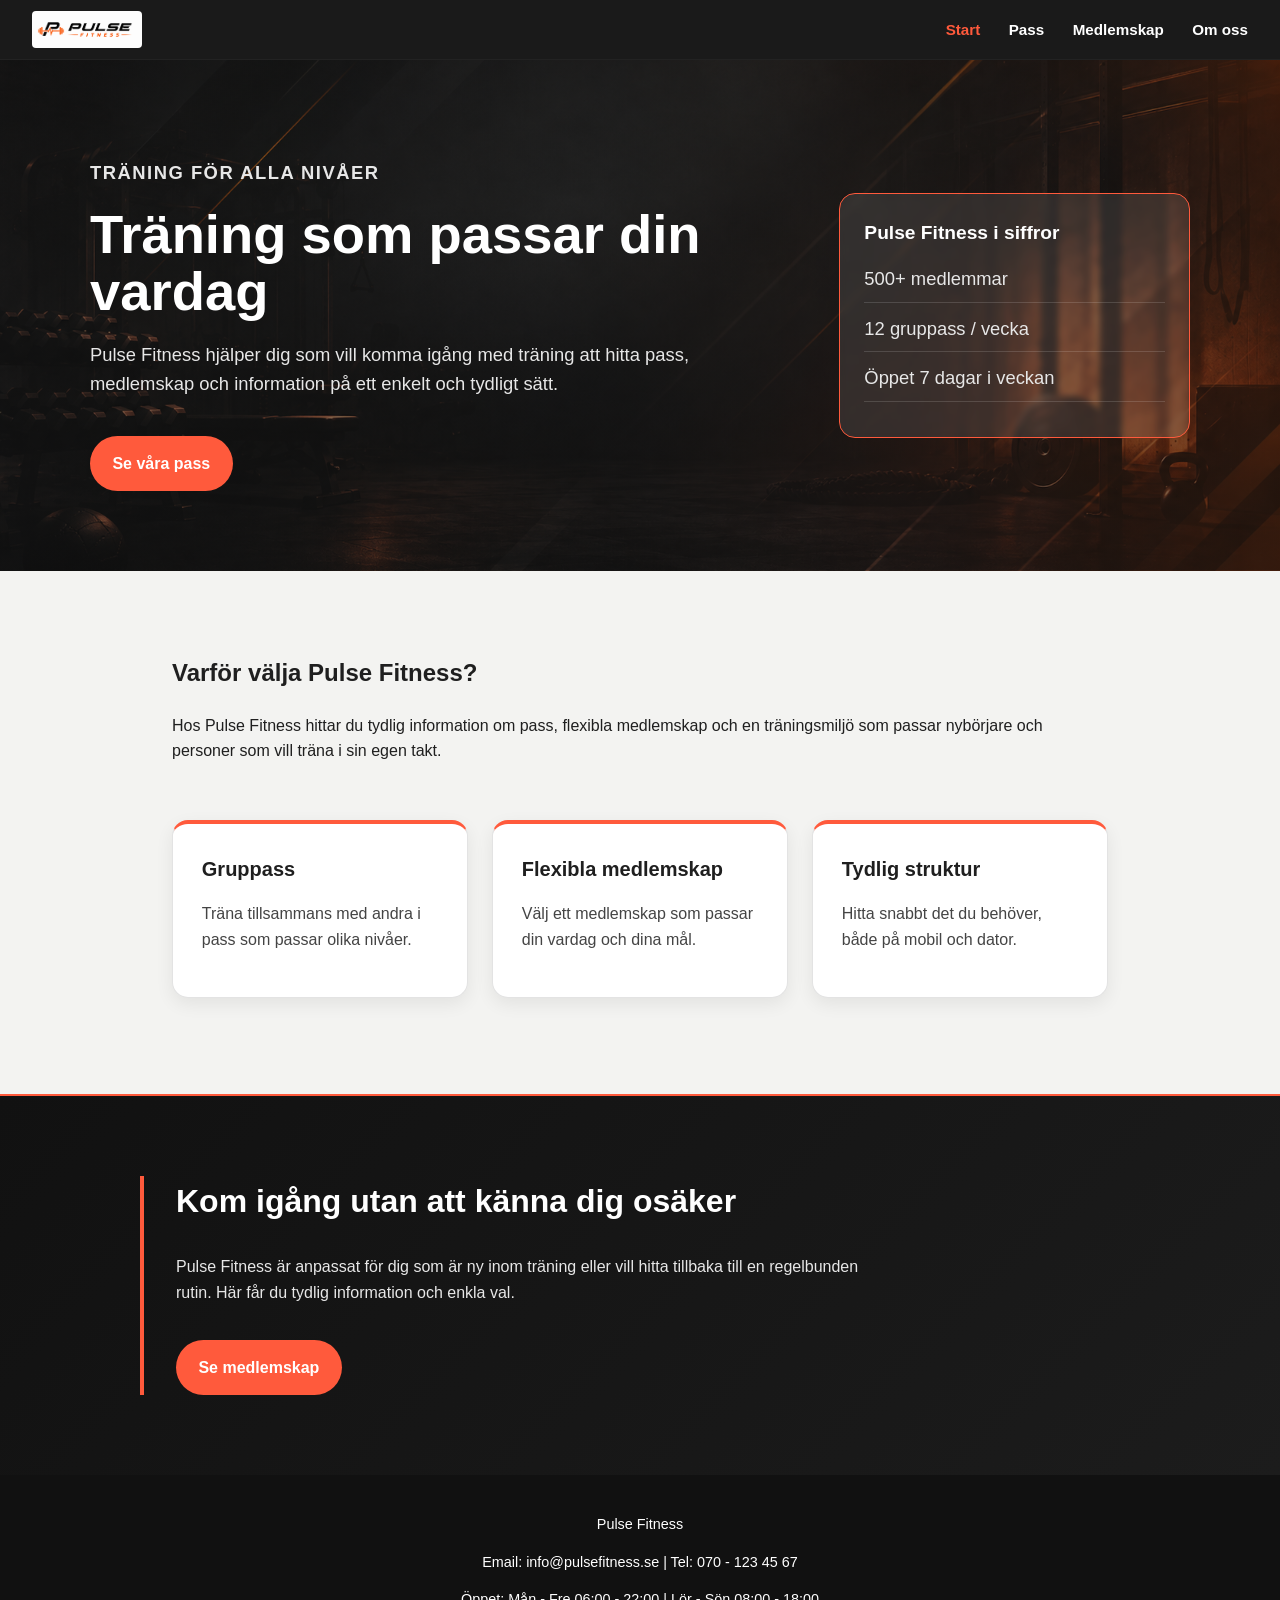
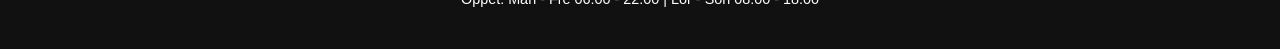
<file: index.html>
<!DOCTYPE html>
<html lang="sv">

<head>
    <meta charset="UTF-8">
    <meta name="viewport" content="width=device-width, initial-scale=1.0">
    <title>Pulse Fitness | Start</title>
    <link rel="stylesheet" href="css/style.css">
</head>

<body id="top">

    <!-- Header med logotyp och navigation -->
    <header>
        <div class="logo">
            <a href="index.html">
                <img src="img/pulse-fitness-logo.png" alt="Pulse Fitness logga">
            </a>
        </div>

        <input type="checkbox" id="menu-toggle">
        <label for="menu-toggle" class="menu-button">☰ Meny</label>

        <nav>
            <a href="index.html" class="active">Start</a>
            <a href="classes.html">Pass</a>
            <a href="membership.html">Medlemskap</a>
            <a href="about.html">Om oss</a>
        </nav>
    </header>

    <main>
        <!-- Hero sektion med huvudbudskap och call-to-action -->
        <section class="hero">
            <div class="hero-content">
                <div class="hero-text">
                    <p class="tagline">Träning för alla nivåer</p>
                    <h1>Träning som passar din vardag</h1>
                    <p>
                        Pulse Fitness hjälper dig som vill komma igång med träning att hitta
                        pass, medlemskap och information på ett enkelt och tydligt sätt.
                    </p>
                    <a class="button" href="classes.html">Se våra pass</a>
                </div>

                <div class="hero-info">
                    <h2>Pulse Fitness i siffror</h2>
                    <p>500+ medlemmar</p>
                    <p>12 gruppass / vecka</p>
                    <p>Öppet 7 dagar i veckan</p>
                </div>
            </div>
        </section>
        
        <!-- Kort introduktion till webbplatsens syfte -->
        <section class="intro">
            <h2>Varför välja Pulse Fitness?</h2>
            <p>
                Hos Pulse Fitness hittar du tydlig information om pass, flexibla medlemskap
                och en träningsmiljö som passar nybörjare och personer som vill träna i sin egen takt.
            </p>
        </section>

        <!-- Informationskort med gymmets viktigaste fördelar -->
        <div class="feature-section">
            <article class="feature-box">
                <h2>Gruppass</h2>
                <p>Träna tillsammans med andra i pass som passar olika nivåer.</p>
            </article>

            <article class="feature-box">
                <h2>Flexibla medlemskap</h2>
                <p>Välj ett medlemskap som passar din vardag och dina mål.</p>
            </article>

            <article class="feature-box">
                <h2>Tydlig struktur</h2>
                <p>Hitta snabbt det du behöver, både på mobil och dator.</p>
            </article>
        </div>

        <!-- Mörk informationssektion riktad till nybörjare -->
        <section class="dark-section">
            <div class="dark-content">
                <h2>Kom igång utan att känna dig osäker</h2>
                <p>
                    Pulse Fitness är anpassat för dig som är ny inom träning
                    eller vill hitta tillbaka till en regelbunden rutin.
                    Här får du tydlig information och enkla val.
                </p>
                <a class="button" href="membership.html">Se medlemskap</a>
            </div>
        </section>
    </main>

    <!-- Footer med kontaktinformation och öppettider -->
    <footer>
        <p>Pulse Fitness</p>
        <p>Email: info@pulsefitness.se | Tel: 070 - 123 45 67</p>
        <p>Öppet: Mån - Fre 06:00 - 22:00 | Lör - Sön 08:00 - 18:00</p>
    </footer>

    <!-- Knapp för att ta sig till toppen på mobil -->
    <a href="#top" class="scroll-top">↑</a>

</body>

</html>
</file>
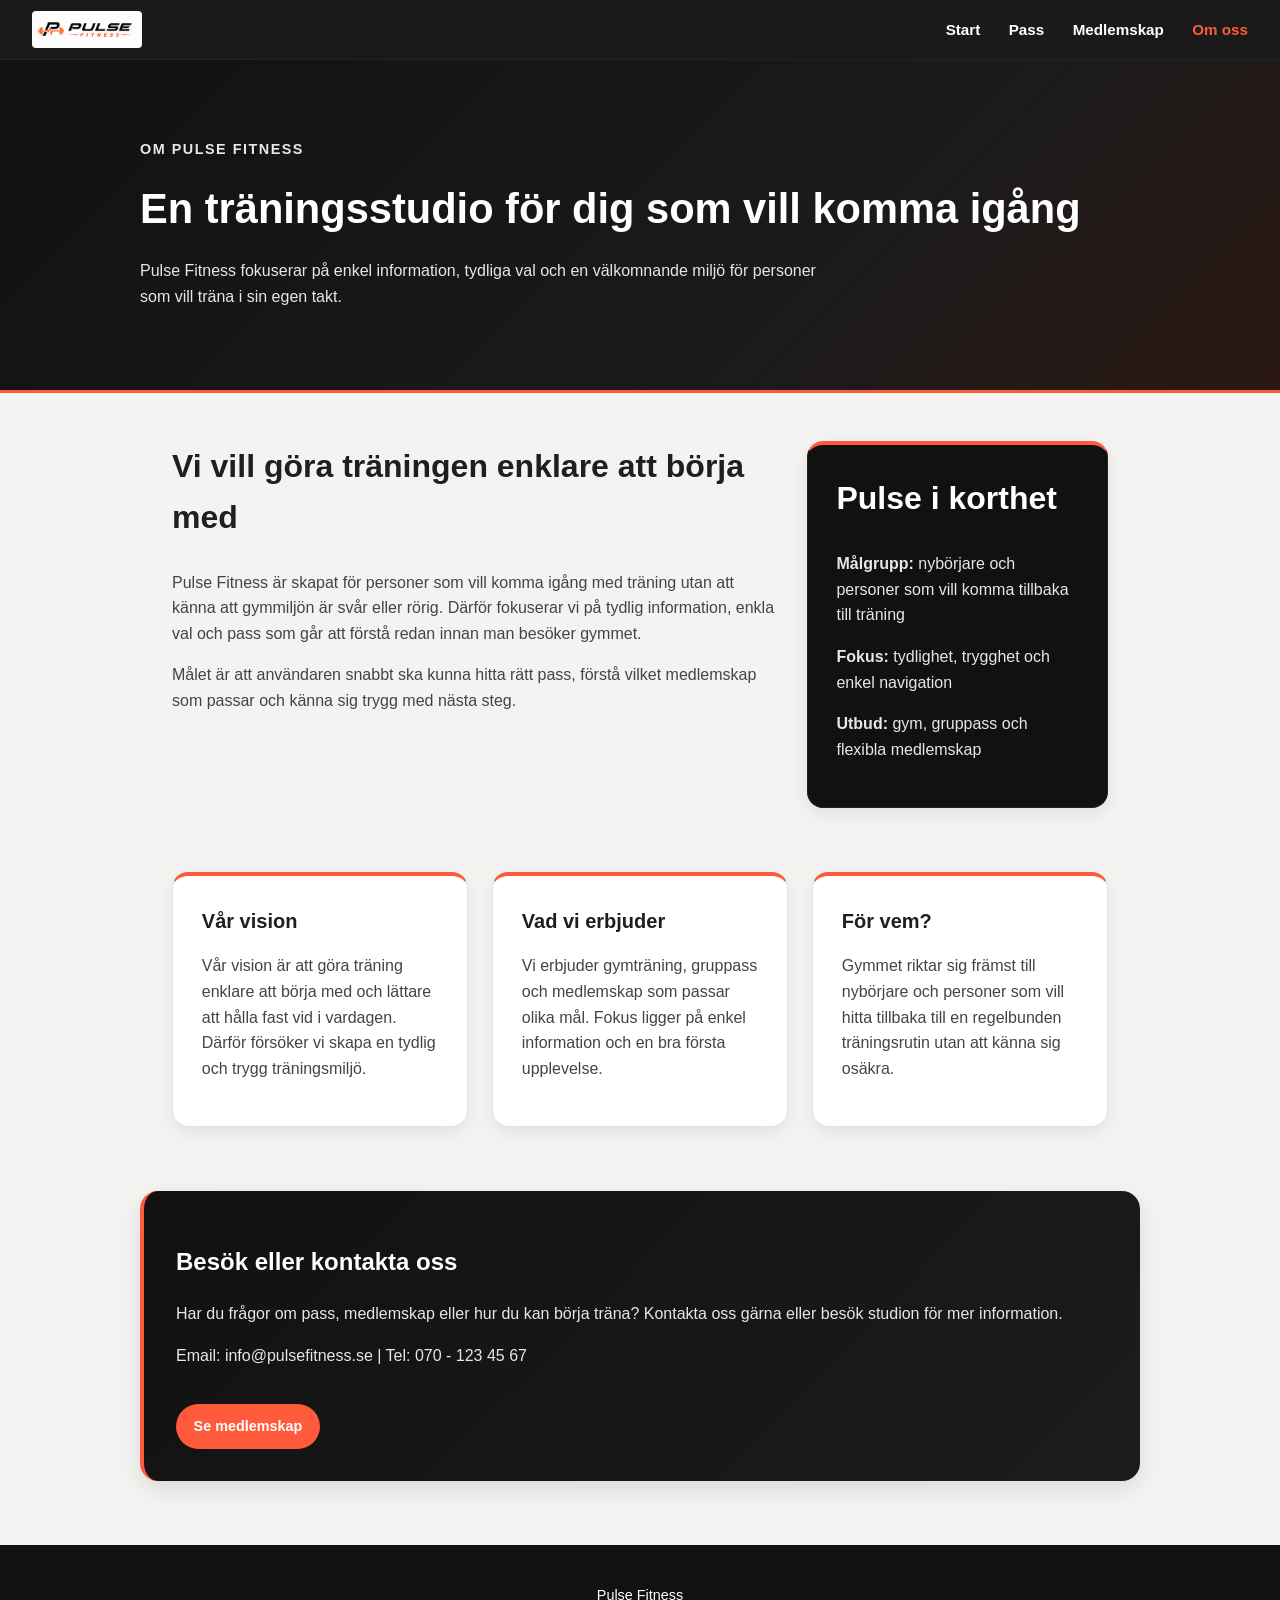
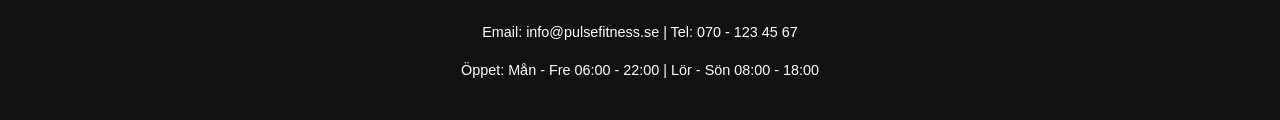
<file: about.html>
<!DOCTYPE html>
<html lang="sv">

<head>
    <meta charset="UTF-8">
    <meta name="viewport" content="width=device-width, initial-scale=1.0">
    <title>Pulse Fitness | Om oss</title>
    <link rel="stylesheet" href="css/style.css">
</head>

<body id="top">
    
    <!-- Header med logotyp och navigation -->
    <header>
        <div class="logo">
            <a href="index.html">
                <img src="img/pulse-fitness-logo.png" alt="Pulse Fitness logga">
            </a>
        </div>

        <input type="checkbox" id="menu-toggle">
        <label for="menu-toggle" class="menu-button">☰ Meny</label>

        <nav>
            <a href="index.html">Start</a>
            <a href="classes.html">Pass</a>
            <a href="membership.html">Medlemskap</a>
            <a href="about.html" class="active">Om oss</a>
        </nav>
    </header>


    <main>
        <!-- Rubriksektion för om oss-sidan -->
        <section class="sub-hero">
            <div class="sub-hero-content">
                <p class="tagline">Om Pulse Fitness</p>
                <h1>En träningsstudio för dig som vill komma igång</h1>
                <p>
                    Pulse Fitness fokuserar på enkel information, tydliga val och en
                    välkomnande miljö för personer som vill träna i sin egen takt.
                </p>
            </div>
        </section>

        <!-- Introduktion till gymmets syfte och målgrupp -->
        <div class="about-intro">
            <div>
                <h2>Vi vill göra träningen enklare att börja med</h2>
                <p>
                    Pulse Fitness är skapat för personer som vill komma igång med träning
                    utan att känna att gymmiljön är svår eller rörig. Därför fokuserar vi
                    på tydlig information, enkla val och pass som går att förstå redan innan
                    man besöker gymmet.
                </p>
                <p>
                    Målet är att användaren snabbt ska kunna hitta rätt pass, förstå vilket
                    medlemskap som passar och känna sig trygg med nästa steg.
                </p>
            </div>

            <!-- Kort fakta om Pulse Fitness -->
            <aside class="about-facts">
                <h2>Pulse i korthet</h2>
                <p><strong>Målgrupp:</strong> nybörjare och personer som vill komma tillbaka till träning</p>
                <p><strong>Fokus:</strong> tydlighet, trygghet och enkel navigation</p>
                <p><strong>Utbud:</strong> gym, gruppass och flexibla medlemskap</p>
            </aside>
        </div>

        <!-- Informationskort om gymmets syfte och målgrupp -->
        <div class="about-section">
            <article class="about-block">
                <h2>Vår vision</h2>
                <p>
                    Vår vision är att göra träning enklare att börja med och lättare att hålla fast vid i vardagen.
                    Därför försöker vi skapa en tydlig och trygg träningsmiljö.
                </p>
            </article>

            <article class="about-block">
                <h2>Vad vi erbjuder</h2>
                <p>
                    Vi erbjuder gymträning, gruppass och medlemskap som passar olika mål.
                    Fokus ligger på enkel information och en bra första upplevelse.
                </p>
            </article>

            <article class="about-block">
                <h2>För vem?</h2>
                <p>
                    Gymmet riktar sig främst till nybörjare och personer som vill hitta tillbaka
                    till en regelbunden träningsrutin utan att känna sig osäkra.
                </p>
            </article>
        </div>

        <!-- Kontaktsektion med länk vidare till medlemskap -->
        <section class="contact-section">
            <h2>Besök eller kontakta oss</h2>
            <p>
                Har du frågor om pass, medlemskap eller hur du kan börja träna?
                Kontakta oss gärna eller besök studion för mer information.
            </p>
            <p>
                Email: info@pulsefitness.se | Tel: 070 - 123 45 67
            </p>
            <a class="button small-button" href="membership.html">Se medlemskap</a>
        </section>
    </main>

    <!-- Footer med kontaktinformation och öppettider -->
    <footer>
        <p>Pulse Fitness</p>
        <p>Email: info@pulsefitness.se | Tel: 070 - 123 45 67</p>
        <p>Öppet: Mån - Fre 06:00 - 22:00 | Lör - Sön 08:00 - 18:00</p>
    </footer>

    <!-- Knapp för att ta sig till toppen på mobil -->
    <a href="#top" class="scroll-top">↑</a>

</body>

</html>
</file>
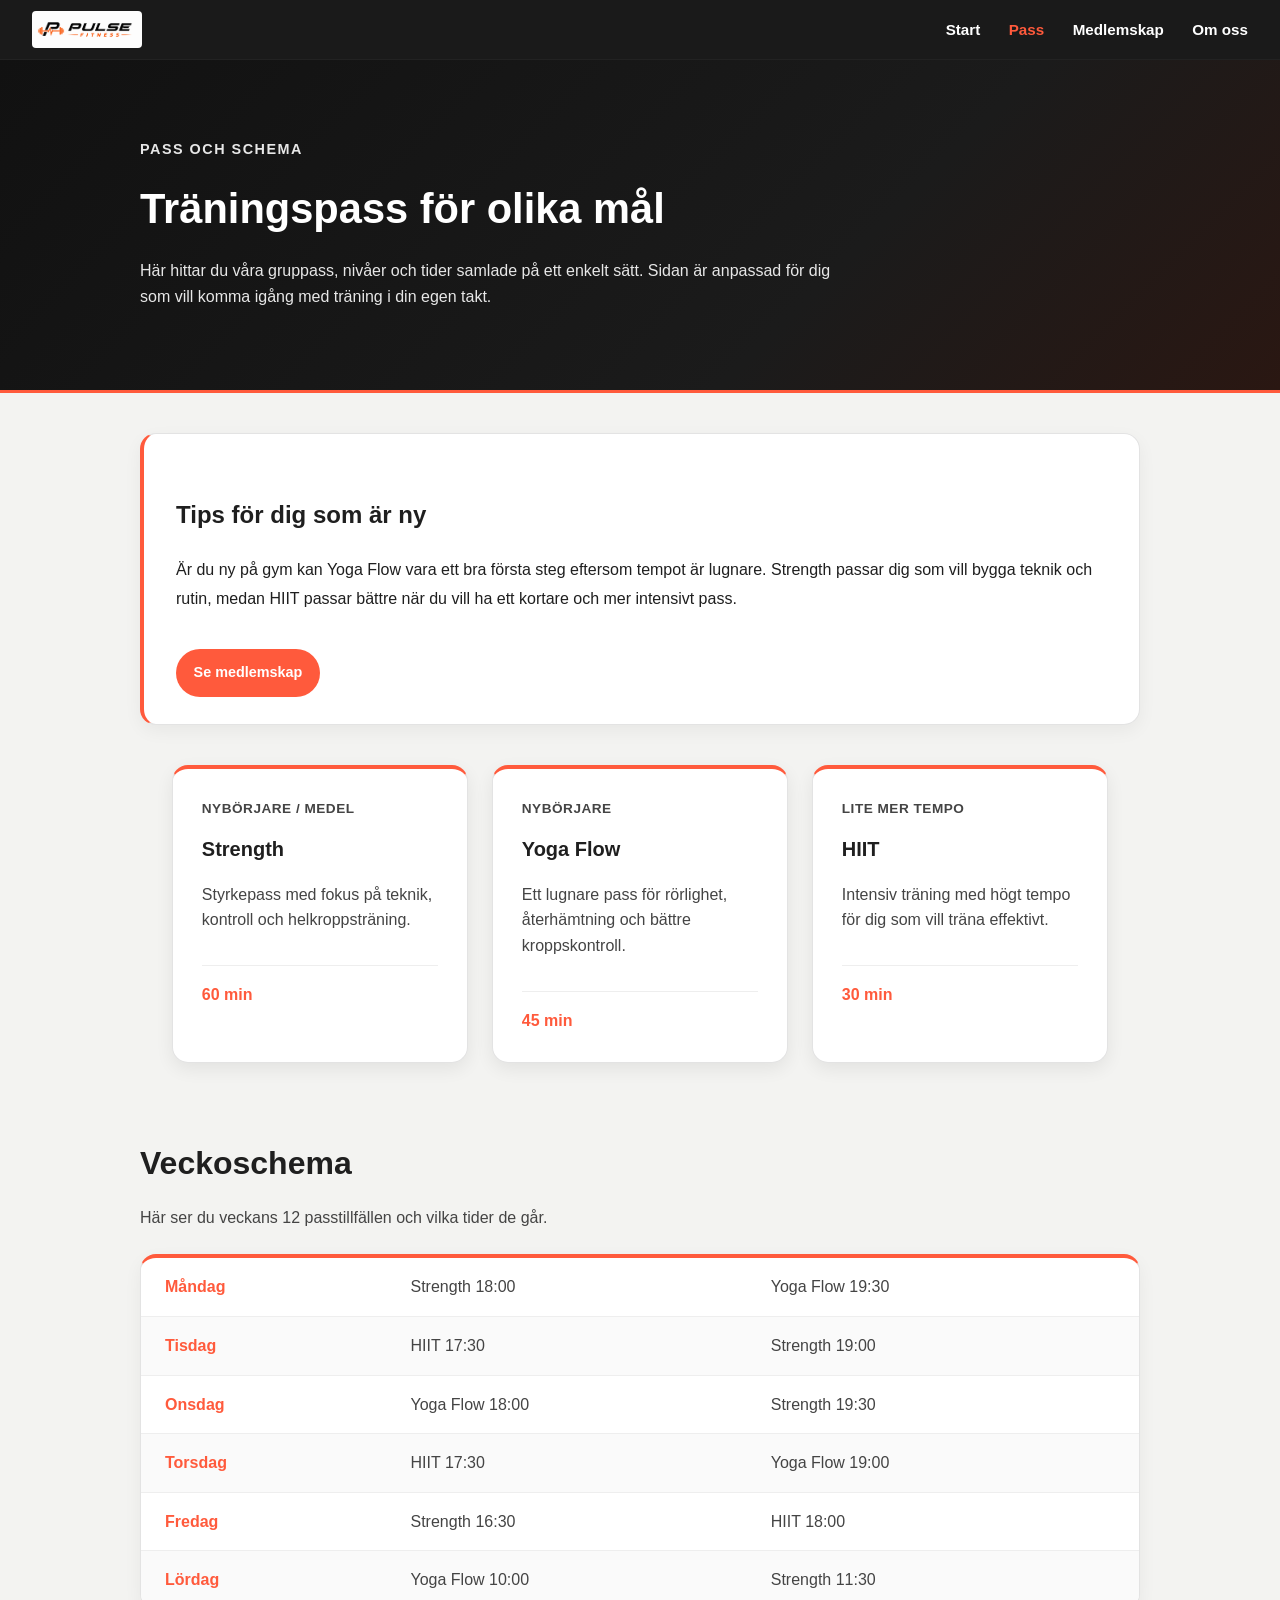
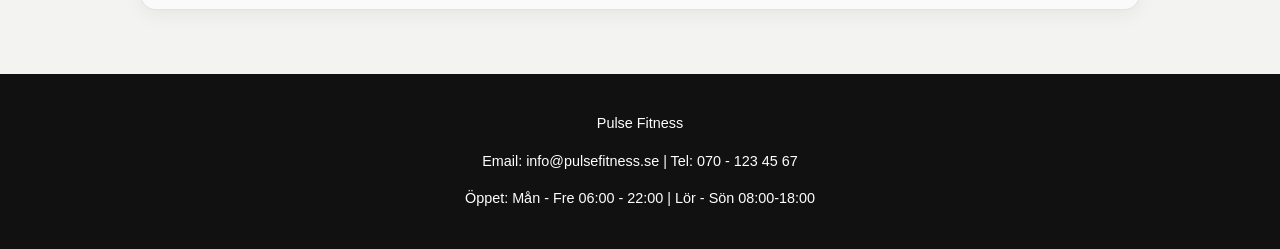
<file: classes.html>
<!DOCTYPE html>
<html lang="sv">

<head>
    <meta charset="UTF-8">
    <meta name="viewport" content="width=device-width, initial-scale=1.0">
    <title>Pulse Fitness | Pass</title>
    <link rel="stylesheet" href="css/style.css">
</head>

<body id="top">

    <!-- Header med logotyp och navigation -->
    <header>
        <div class="logo">
            <a href="index.html">
                <img src="img/pulse-fitness-logo.png" alt="Pulse Fitness logga">
            </a>
        </div>

        <input type="checkbox" id="menu-toggle">
        <label for="menu-toggle" class="menu-button">☰ Meny</label>

        <nav>
            <a href="index.html">Start</a>
            <a href="classes.html" class="active">Pass</a>
            <a href="membership.html">Medlemskap</a>
            <a href="about.html">Om oss</a>
        </nav>
    </header>

    <main>
        <!-- Rubriksektion för pass-sidan -->
        <section class="sub-hero">
            <div class="sub-hero-content">
                <p class="tagline">Pass och schema</p>
                <h1>Träningspass för olika mål</h1>
                <p>
                    Här hittar du våra gruppass, nivåer och tider samlade på ett enkelt sätt.
                    Sidan är anpassad för dig som vill komma igång med träning i din egen takt.
                </p>
            </div>
        </section>

        <!-- Tipsruta för nya användare -->
        <section class="content-section highlight-section">
            <h2>Tips för dig som är ny</h2>
            <p>
                Är du ny på gym kan Yoga Flow vara ett bra första steg eftersom tempot är lugnare.
                Strength passar dig som vill bygga teknik och rutin, medan HIIT passar bättre när
                du vill ha ett kortare och mer intensivt pass.
            </p>
            <a class="button small-button" href="membership.html">Se medlemskap</a>
        </section>

        <!-- Lista över pass -->
        <div class="class-list">
            <article class="class-item">
                <p class="level">Nybörjare / medel</p>
                <h2>Strength</h2>
                <p>Styrkepass med fokus på teknik, kontroll och helkroppsträning.</p>
                <span>60 min</span>
            </article>

            <article class="class-item">
                <p class="level">Nybörjare</p>
                <h2>Yoga Flow</h2>
                <p>Ett lugnare pass för rörlighet, återhämtning och bättre kroppskontroll.</p>
                <span>45 min</span>
            </article>

            <article class="class-item">
                <p class="level">lite mer tempo</p>
                <h2>HIIT</h2>
                <p>Intensiv träning med högt tempo för dig som vill träna effektivt.</p>
                <span>30 min</span>
            </article>
        </div>

        <!-- Veckoschema för pass -->
        <section class="schedule-section">
            <h2>Veckoschema</h2>
            <p>
                Här ser du veckans 12 passtillfällen och vilka tider de går.
            </p>

            <div class="schedule-table">
                <div class="schedule-row">
                    <strong>Måndag</strong>
                    <span>Strength 18:00</span>
                    <span>Yoga Flow 19:30</span>
                </div>

                <div class="schedule-row">
                    <strong>Tisdag</strong>
                    <span>HIIT 17:30</span>
                    <span>Strength 19:00</span>
                </div>

                <div class="schedule-row">
                    <strong>Onsdag</strong>
                    <span>Yoga Flow 18:00</span>
                    <span>Strength 19:30</span>
                </div>

                <div class="schedule-row">
                    <strong>Torsdag</strong>
                    <span>HIIT 17:30</span>
                    <span>Yoga Flow 19:00</span>
                </div>

                <div class="schedule-row">
                    <strong>Fredag</strong>
                    <span>Strength 16:30</span>
                    <span>HIIT 18:00</span>
                </div>

                <div class="schedule-row">
                    <strong>Lördag</strong>
                    <span>Yoga Flow 10:00</span>
                    <span>Strength 11:30</span>
                </div>
            </div>
        </section>
    </main>

    <!-- Footer med kontaktinformation och öppettider -->
    <footer>
        <p>Pulse Fitness</p>
        <p>Email: info@pulsefitness.se | Tel: 070 - 123 45 67</p>
        <p>Öppet: Mån - Fre 06:00 - 22:00 | Lör - Sön 08:00-18:00</p>
    </footer>

    <!-- Knapp för att ta sig till toppen på mobil -->
    <a href="#top" class="scroll-top">↑</a>

</body>

</html>
</file>
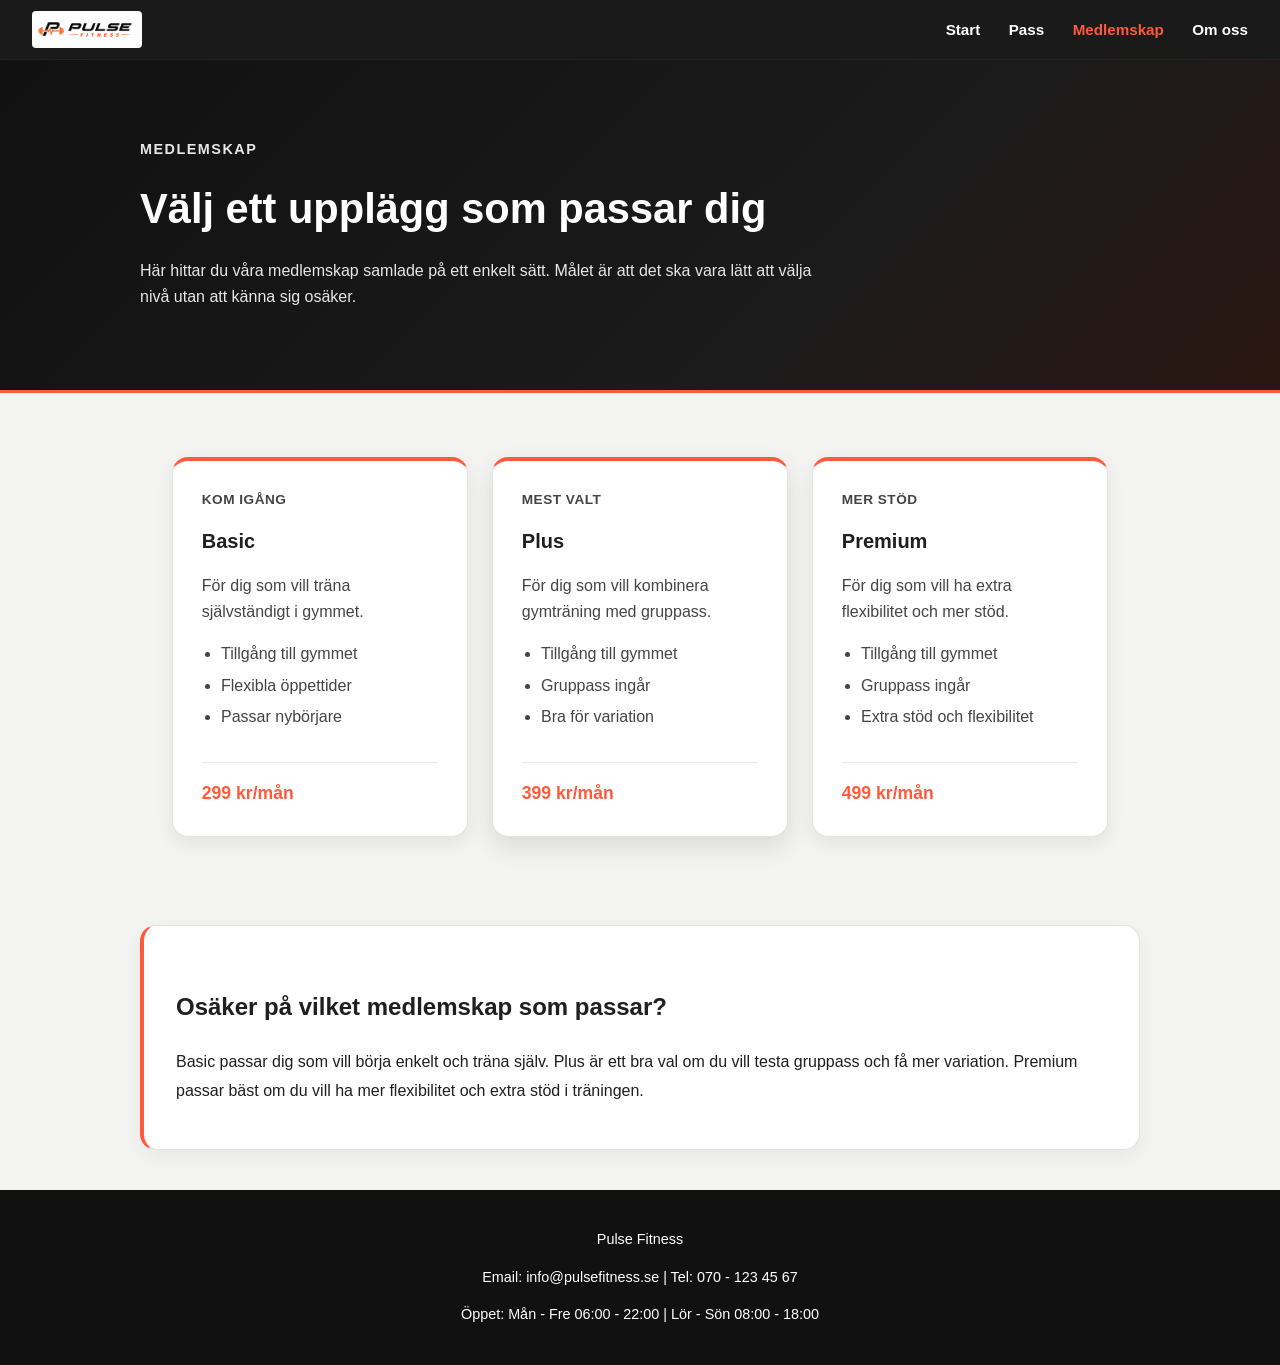
<file: membership.html>
<!DOCTYPE html>
<html lang="sv">

<head>
    <meta charset="UTF-8">
    <meta name="viewport" content="width=device-width, initial-scale=1.0">
    <title>Pulse Fitness | Medlemskap</title>
    <link rel="stylesheet" href="css/style.css">
</head>

<body id="top">

    <!-- Header med logotyp och navigation -->
    <header>
        <div class="logo">
            <a href="index.html">
                <img src="img/pulse-fitness-logo.png" alt="Pulse Fitness logga">
            </a>
        </div>

        <input type="checkbox" id="menu-toggle">
        <label for="menu-toggle" class="menu-button">☰ Meny</label>

        <nav>
            <a href="index.html">Start</a>
            <a href="classes.html">Pass</a>
            <a href="membership.html" class="active">Medlemskap</a>
            <a href="about.html">Om oss</a>
        </nav>
    </header>

    
    <main>
        <!-- Rubriksektion för medlemskapssidan -->
        <section class="sub-hero">
            <div class="sub-hero-content">
                <p class="tagline">Medlemskap</p>
                <h1>Välj ett upplägg som passar dig</h1>
                <p>
                    Här hittar du våra medlemskap samlade på ett enkelt sätt.
                    Målet är att det ska vara lätt att välja nivå utan att känna sig osäker.
                </p>
            </div>
        </section>

        <!-- Kort med olika medlemskapsalternativ -->
        <div class="membership-options">
            <article class="membership-plan">
                <p class="level">Kom igång</p>
                <h2>Basic</h2>
                <p>För dig som vill träna självständigt i gymmet.</p>
                <ul>
                    <li>Tillgång till gymmet</li>
                    <li>Flexibla öppettider</li>
                    <li>Passar nybörjare</li>
                </ul>
                <span class="price">299 kr/mån</span>
            </article>

            <article class="membership-plan featured-plan">
                <p class="level">Mest valt</p>
                <h2>Plus</h2>
                <p>För dig som vill kombinera gymträning med gruppass.</p>
                <ul>
                    <li>Tillgång till gymmet</li>
                    <li>Gruppass ingår</li>
                    <li>Bra för variation</li>
                </ul>
                <span class="price">399 kr/mån</span>
            </article>

            <article class="membership-plan">
                <p class="level">Mer stöd</p>
                <h2>Premium</h2>
                <p>För dig som vill ha extra flexibilitet och mer stöd.</p>
                <ul>
                    <li>Tillgång till gymmet</li>
                    <li>Gruppass ingår</li>
                    <li>Extra stöd och flexibilitet</li>
                </ul>
                <span class="price">499 kr/mån</span>
            </article>
        </div>

        <!-- Hjälpsektion för användare som är osäkra på val av medlemskap -->
        <section class="content-section highlight-section">
            <h2>Osäker på vilket medlemskap som passar?</h2>
            <p>
                Basic passar dig som vill börja enkelt och träna själv. Plus är ett bra val
                om du vill testa gruppass och få mer variation. Premium passar bäst om du vill
                ha mer flexibilitet och extra stöd i träningen.
            </p>
        </section>
    </main>

    <!-- Footer med kontaktinformation och öppettider -->
    <footer>
        <p>Pulse Fitness</p>
        <p>Email: info@pulsefitness.se | Tel: 070 - 123 45 67</p>
        <p>Öppet: Mån - Fre 06:00 - 22:00 | Lör - Sön 08:00 - 18:00</p>
    </footer>

    <!-- Knapp för att ta sig till toppen på mobil -->
    <a href="#top" class="scroll-top">↑</a>

</body>

</html>
</file>
<file: css/style.css>
/* Grundinställningar */
* {
    box-sizing: border-box;
}


body {
    margin: 0;
    font-family: Arial, sans-serif;
    line-height: 1.6;
    color: #1f1f1f;
    background-color: #f3f3f1;
}

main {
    min-height: 70vh;
}

/* Header och navigation */
header {
    background-color: rgba(17, 17, 17, 0.96);
    color: white;
    padding: 0.7rem 2rem;
    display: flex;
    justify-content: space-between;
    align-items: center;
    border-bottom: 1px solid #222;
    position: sticky;
    top: 0;
    z-index: 10;
}

.logo {
    display: flex;
    align-items: center;
    text-decoration: none;
}

.logo img {
    width: 110px;
    height: auto;
    display: block;
    border-radius: 4px;
}

nav a {
    color: white;
    text-decoration: none;
    margin-left: 1.5rem;
    font-size: 0.95rem;
    font-weight: 600;
}

nav a:hover {
    color: #ff5a3c;
}

nav a.active {
    color: #ff5a3c;
}

#menu-toggle,
.menu-button {
    display: none;
}

/* Fokusmarkering för tillgänglighet */
a:focus,
.button:focus {
    outline: 3px solid #ff5a3c;
    outline-offset: 3px;
}

/* Knappar */
.button {
    display: inline-block;
    margin-top: 1.2rem;
    padding: 0.9rem 1.4rem;
    background-color: #ff5a3c;
    color: white;
    text-decoration: none;
    font-weight: bold;
    border-radius: 999px;
}

.button:hover {
    background-color: #e64a31;
}

.small-button {
    padding: 0.7rem 1.1rem;
    font-size: 0.9rem;
}

html {
    scroll-behavior: smooth;
}

.scroll-top {
    display: none;
}

/* Startsida - hero */
.hero {
    min-height: 55vh;
    padding: 5rem 2rem;
    display: flex;
    align-items: center;
    color: white;
    background:
        linear-gradient(rgba(17, 17, 17, 0.45), rgba(17, 17, 17, 0.55)),
        url("../img/gym-hero-background.png");
    background-size: cover;
    background-position: center 75%;
    background-repeat: no-repeat;
}

.hero-content {
    max-width: 1100px;
    width: 100%;
    margin: auto;
    display: grid;
    grid-template-columns: 2fr 1fr;
    gap: 3rem;
    align-items: center;
}

.hero-text {
    max-width: 750px;
}

.hero-info {
    background-color: rgba(255, 255, 255, 0.10);
    padding: 1.5rem;
    border-radius: 16px;
    border: 1px solid #ff5a3c;
    backdrop-filter: blur(3px);
}

.hero-info h2 {
    margin-top: 0;
    font-size: 1.2rem;
}

.hero-info p {
    margin: 0.7rem 0;
    color: #f1f1f1;
    padding-bottom: 0.5rem;
    border-bottom: 1px solid rgba(255, 255, 255, 0.14);
}

.tagline {
    color: #ff5a3c;
    font-weight: bold;
    text-transform: uppercase;
    letter-spacing: 1.5px;
    font-size: 0.9rem;
}

.hero h1 {
    max-width: 750px;
    font-size: 3.4rem;
    line-height: 1.05;
    margin: 0 0 1.2rem;
}

.hero p {
    max-width: 620px;
    font-size: 1.15rem;
    color: #e7e7e7;
}

/* Mörk sektion på startsidan */
.dark-section {
    background: linear-gradient(135deg, #111, #1c1c1c);
    color: white;
    padding: 5rem 2rem;
    margin-top: 2rem;
    border-top: 2px solid #ff5a3c;
}

.dark-content {
    max-width: 1000px;
    margin: auto;
    border-left: 4px solid #ff5a3c;
    padding-left: 2rem;
}

.dark-content h2 {
    font-size: 2rem;
    margin-top: 0;
}

.dark-content p {
    max-width: 700px;
    color: #e7e7e7;
}

/* Rubriksektion på undersidor */
.sub-hero {
    background:
        linear-gradient(135deg, #111 0%, #1b1b1b 65%, #2a1712 100%);
    color: white;
    padding: 4rem 2rem;
    border-bottom: 3px solid #ff5a3c;
}

.sub-hero-content {
    max-width: 1000px;
    margin: auto;
}

.sub-hero h1 {
    font-size: 2.6rem;
    margin: 0 0 1rem;
}

.sub-hero p {
    max-width: 700px;
    color: #e7e7e7;
}

/* Vanliga sektioner */
.intro {
    padding: 4rem 2rem 2.5rem;
    max-width: 1000px;
    margin: auto;
}

.content-section {
    max-width: 1000px;
    margin: auto;
    padding: 0 2rem 3rem;
    line-height: 1.8;
}

.content-section h2 {
    margin-top: 2rem;
}

/* Markerad informationsruta */
.highlight-section {
    background-color: white;
    border-radius: 16px;
    border: 1px solid #e3e3e3;
    border-left: 4px solid #ff5a3c;
    box-shadow: 0 6px 18px rgba(0, 0, 0, 0.05);
    margin-top: 2.5rem;
    margin-bottom: 2.5rem;
    padding: 1.7rem 2rem;
}

/* Gemensam grid-layout */
.feature-section,
.class-list,
.membership-options {
    max-width: 1000px;
    margin: auto;
    padding: 0 2rem 1rem;
    display: grid;
    grid-template-columns: repeat(3, 1fr);
    gap: 1.5rem;
}

/* Gemensam design för innehållsrutor */
.feature-box,
.class-item,
.membership-plan,
.about-block {
    background-color: white;
    padding: 1.8rem;
    border-radius: 16px;
    border: 1px solid #e3e3e3;
    border-top: 4px solid #ff5a3c;
    box-shadow: 0 6px 18px rgba(0, 0, 0, 0.07);
    transition: 0.2s ease;
    min-height: 170px;
}

.feature-box h2,
.class-item h2,
.membership-plan h2,
.about-block h2 {
    margin-top: 0;
    font-size: 1.25rem;
}

.feature-box p,
.class-item p,
.membership-plan p,
.about-block p {
    color: #444;
}

.feature-box:hover,
.class-item:hover,
.membership-plan:hover,
.about-block:hover {
    transform: translateY(-4px);
}

/* Startsida - fördelar */
.feature-section {
    padding-bottom: 4rem;
}

/* Pass-sida */
.class-list {
    padding-top: 0;
    padding-bottom: 3rem;
}

.level {
    color: #ff5a3c;
    font-weight: bold;
    font-size: 0.85rem;
    text-transform: uppercase;
    letter-spacing: 0.5px;
    margin-top: 0;
}

.class-item span {
    display: inline-block;
    margin-top: 1rem;
    font-weight: bold;
    color: #ff5a3c;
    border-top: 1px solid #eee;
    padding-top: 1rem;
    width: 100%;
}

/* Pass-sida - veckoschema */
.schedule-section {
    width: min(100% - 4rem, 1000px);
    margin: 0 auto 4rem;
}

.schedule-section h2 {
    font-size: 2rem;
    margin-bottom: 0.5rem;
}

.schedule-section>p {
    max-width: 700px;
    color: #444;
    margin-bottom: 1.5rem;
}

.schedule-table {
    background-color: white;
    border-radius: 16px;
    border: 1px solid #e3e3e3;
    border-top: 4px solid #ff5a3c;
    box-shadow: 0 6px 18px rgba(0, 0, 0, 0.05);
    overflow: hidden;
}

.schedule-row {
    display: grid;
    grid-template-columns: 1fr 1.5fr 1.5fr;
    gap: 1rem;
    padding: 1rem 1.5rem;
    border-bottom: 1px solid #eeeeee;
    align-items: center;
}

.schedule-row:nth-child(even) {
    background-color: #fafafa;
}

.schedule-row:last-child {
    border-bottom: none;
}

.schedule-row strong {
    color: #ff5a3c;
    font-weight: bold;
}

.schedule-row span {
    color: #444;
}

/* Medlemskapssida */
.membership-options {
    padding-top: 4rem;
    padding-bottom: 3rem;
}

.membership-plan ul {
    padding-left: 1.2rem;
    margin: 1rem 0;
    color: #444;
}

.membership-plan li {
    margin-bottom: 0.4rem;
}

.price {
    display: inline-block;
    margin-top: 1rem;
    font-size: 1.1rem;
    font-weight: bold;
    color: #ff5a3c;
    border-top: 1px solid #eee;
    padding-top: 1rem;
    width: 100%;
}

.featured-plan {
    border-top: 4px solid #ff5a3c;
    box-shadow: 0 10px 26px rgba(0, 0, 0, 0.10);
}

.featured-plan:hover {
    transform: translateY(-4px);
}

/* Om oss-sida */
.about-intro {
    max-width: 1000px;
    margin: 3rem auto 2rem;
    padding: 0 2rem;
    display: grid;
    grid-template-columns: 2fr 1fr;
    gap: 2rem;
    align-items: start;
    background: none;
    border: none;
    box-shadow: none;
}

.about-intro h2 {
    font-size: 2rem;
    margin-top: 0;
}

.about-intro p {
    color: #444;
}

.about-facts {
    background-color: #111;
    color: white;
    border-radius: 16px;
    border: 1px solid #222;
    border-top: 4px solid #ff5a3c;
    padding: 1.8rem;
    box-shadow: 0 6px 18px rgba(0, 0, 0, 0.08);
}

.about-facts p {
    color: #e7e7e7;
}

.about-section {
    max-width: 1000px;
    margin: auto;
    padding: 2rem 2rem 3rem;
    display: grid;
    grid-template-columns: repeat(3, 1fr);
    gap: 1.5rem;
}

.contact-section {
    max-width: 1000px;
    margin: 1rem auto 4rem;
    padding: 2rem;
    background: linear-gradient(135deg, #111, #1c1c1c);
    color: white;
    border-radius: 18px;
    border-left: 4px solid #ff5a3c;
    box-shadow: 0 8px 24px rgba(0, 0, 0, 0.10);
}

.contact-section p {
    color: #e7e7e7;
}

/* Footer */
footer {
    background-color: #111;
    color: white;
    text-align: center;
    padding: 1.5rem 1rem;
    font-size: 0.9rem;
}

/* Responsiv design för surfplatta */
@media (max-width: 900px) {
    header {
        padding: 0.7rem 1rem;
    }

    nav a {
        margin-left: 1rem;
        font-size: 0.9rem;
    }

    .hero-content {
        grid-template-columns: 1fr;
        gap: 2rem;
    }

    .hero h1 {
        font-size: 2.7rem;
    }

    .hero-info {
        max-width: 420px;
    }

    .feature-section,
    .class-list,
    .membership-options,
    .about-section {
        grid-template-columns: repeat(3, 1fr);
        gap: 1rem;
    }

    .feature-box,
    .class-item,
    .membership-plan,
    .about-block {
        padding: 1.4rem;
    }

    .about-intro {
        grid-template-columns: 1fr;
    }

    .schedule-row {
        grid-template-columns: 1fr 1fr 1fr;
    }

    .button {
        padding: 0.75rem 1.2rem;
        font-size: 0.9rem;
    }
}

@media (max-width: 600px) {
    body {
        overflow-x: hidden;
        font-size: 14px;
    }

    header {
        position: relative;
        flex-direction: row;
        justify-content: space-between;
        align-items: center;
        gap: 0;
        padding: 0.6rem 0.8rem;
    }

    .logo img {
        width: 94px;
    }

    .menu-button {
        display: block;
        color: white;
        background-color: #111;
        border: 1px solid #ff5a3c;
        padding: 0.35rem 0.65rem;
        border-radius: 4px;
        font-size: 0.72rem;
        font-weight: bold;
        cursor: pointer;
    }

    nav {
        position: absolute;
        top: 100%;
        right: 0.8rem;
        width: 170px;
        background-color: #111;
        border: 1px solid #222;
        border-top: 2px solid #ff5a3c;
        border-radius: 0 0 12px 12px;
        overflow: hidden;

        display: flex;
        flex-direction: column;
        gap: 0;

        max-height: 0;
        opacity: 0;
        transform: translateY(-8px);
        pointer-events: none;
        transition: max-height 0.25s ease, opacity 0.25s ease, transform 0.25s ease;
    }

    nav a {
        margin-left: 0;
        padding: 0.75rem 1rem;
        font-size: 0.78rem;
        text-align: center;
        border-top: 1px solid #222;
    }

    nav a:first-child {
        border-top: none;
    }

    #menu-toggle:checked~nav {
        max-height: 260px;
        opacity: 1;
        transform: translateY(0);
        pointer-events: auto;
    }

    .scroll-top {
        display: flex;
        position: fixed;
        right: 1rem;
        bottom: 1rem;
        width: 38px;
        height: 38px;
        justify-content: center;
        align-items: center;
        background-color: #ff5a3c;
        color: white;
        text-decoration: none;
        font-weight: bold;
        border-radius: 50%;
        box-shadow: 0 4px 14px rgba(0, 0, 0, 0.25);
        z-index: 20;
    }

    .hero {
        min-height: auto;
        padding: 2.2rem 0.8rem;
        background-position: center;
    }

    .hero-content {
        grid-template-columns: 1fr;
        gap: 1rem;
        max-width: 330px;
    }

    .hero h1 {
        font-size: 1.45rem;
        line-height: 1.2;
        margin-bottom: 0.7rem;
    }

    .tagline {
        font-size: 0.62rem;
        letter-spacing: 0.7px;
    }

    .hero p {
        font-size: 0.8rem;
        line-height: 1.45;
    }

    .hero-info {
        width: 100%;
        padding: 0.9rem;
        border-radius: 12px;
    }

    .hero-info h2 {
        font-size: 0.95rem;
    }

    .hero-info p {
        font-size: 0.75rem;
        margin: 0.5rem 0;
    }

    .button,
    .small-button {
        padding: 0.5rem 0.75rem;
        font-size: 0.72rem;
        margin-top: 0.8rem;
    }

    .hero-text .button {
        display: block;
        width: fit-content;
        margin-left: auto;
        margin-right: auto;
    }

    .intro {
        max-width: 330px;
        padding: 1.8rem 0;
    }

    .intro h2,
    .sub-hero h1,
    .content-section h2,
    .dark-content h2,
    .schedule-section h2,
    .about-intro h2 {
        font-size: 1.25rem;
        line-height: 1.25;
    }

    .intro p,
    .sub-hero p,
    .content-section p,
    .about-intro p,
    .contact-section p {
        font-size: 0.8rem;
        line-height: 1.5;
    }

    .feature-section,
    .class-list,
    .membership-options,
    .about-section {
        max-width: 330px;
        padding: 0 0 2rem;
        gap: 0.8rem;
        grid-template-columns: 1fr;
    }

    .membership-options {
        padding-top: 1.5rem;
    }

    .feature-box,
    .about-block {
        padding: 0.9rem;
        min-height: auto;
        border-radius: 12px;
        text-align: center;
    }

    .class-item,
    .membership-plan {
        padding: 0.9rem;
        min-height: auto;
        border-radius: 12px;
        text-align: left;
    }

    .feature-box h2,
    .about-block h2,
    .class-item h2,
    .membership-plan h2 {
        font-size: 1rem;
    }

    .feature-box p,
    .about-block p,
    .class-item p,
    .membership-plan p,
    .membership-plan li {
        font-size: 0.78rem;
        line-height: 1.45;
    }

    .level {
        font-size: 0.68rem;
        letter-spacing: 0.4px;
        text-align: left;
    }

    .class-item span,
    .price {
        font-size: 0.82rem;
        margin-top: 0.7rem;
        padding-top: 0.7rem;
    }

    .sub-hero {
        padding: 2.2rem 0.8rem;
    }

    .sub-hero-content {
        max-width: 330px;
    }

    .highlight-section,
    .contact-section,
    .about-facts {
        max-width: 330px;
        margin: 2rem auto 2rem;
        padding: 1rem;
        border-radius: 12px;
        text-align: left;
    }

    .highlight-section h2,
    .contact-section h2,
    .about-facts h2 {
        font-size: 1.1rem;
        line-height: 1.25;
    }

    .highlight-section p,
    .contact-section p,
    .about-facts p {
        font-size: 0.78rem;
        line-height: 1.45;
    }

    .dark-section {
        padding: 2.3rem 0.8rem;
    }

    .dark-content {
        max-width: 330px;
        padding-left: 0.8rem;
    }

    .about-intro {
        max-width: 330px;
        grid-template-columns: 1fr;
        padding: 0;
        margin: 2rem auto 1.5rem;
        gap: 1rem;
    }

    .schedule-section {
        max-width: 300px;
        width: 100%;
        margin: 0 auto 2rem;
        text-align: center;
    }

    .schedule-section h2 {
        text-align: center;
    }

    .schedule-section>p {
        max-width: 260px;
        margin: 0 auto 1rem;
        font-size: 0.76rem;
        line-height: 1.45;
        text-align: center;
    }

    .schedule-table {
        max-width: 280px;
        margin: 0 auto;
        border-radius: 12px;
    }

    .schedule-row {
        grid-template-columns: 1fr;
        gap: 0.15rem;
        padding: 0.7rem 0.8rem;
        font-size: 0.76rem;
        text-align: center;
    }

    .schedule-row strong,
    .schedule-row span {
        font-size: 0.76rem;
    }

    footer {
        font-size: 0.7rem;
        padding: 1.1rem 0.8rem;
        line-height: 1.5;
    }
}
</file>
